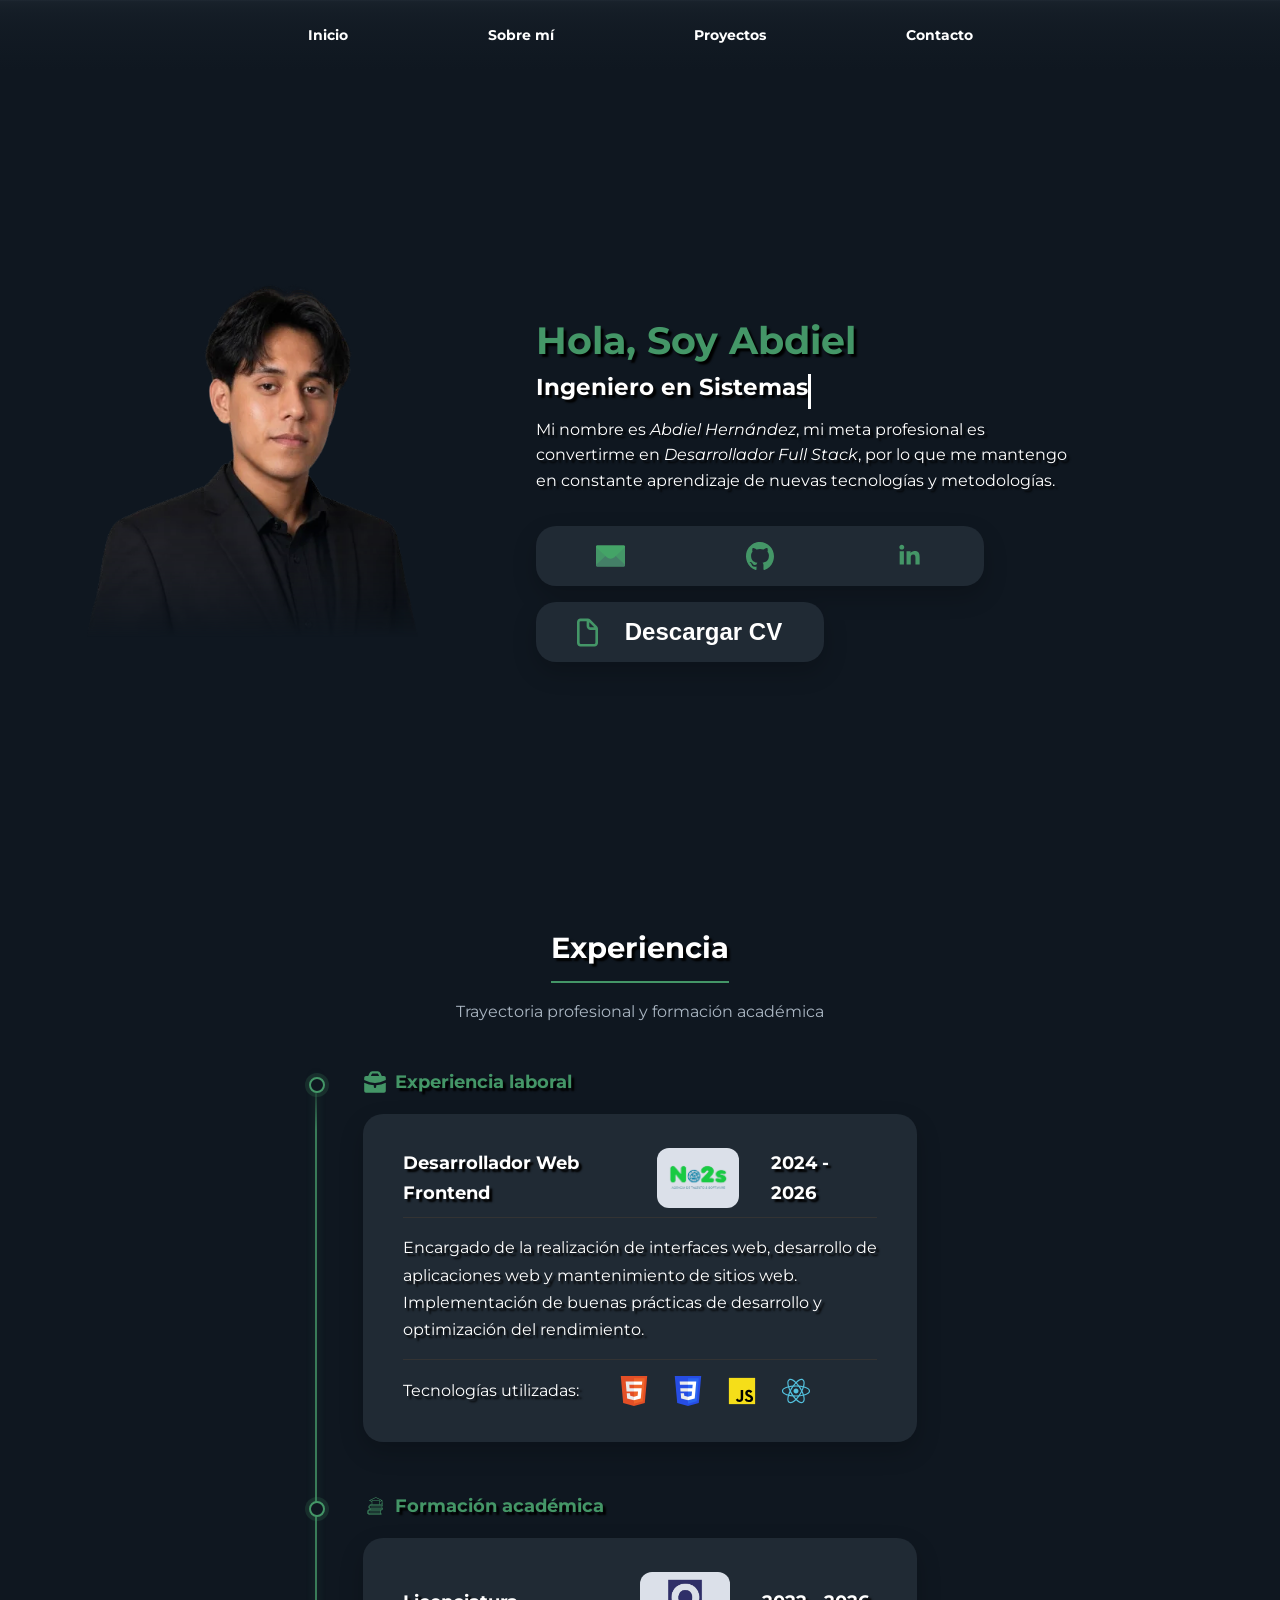
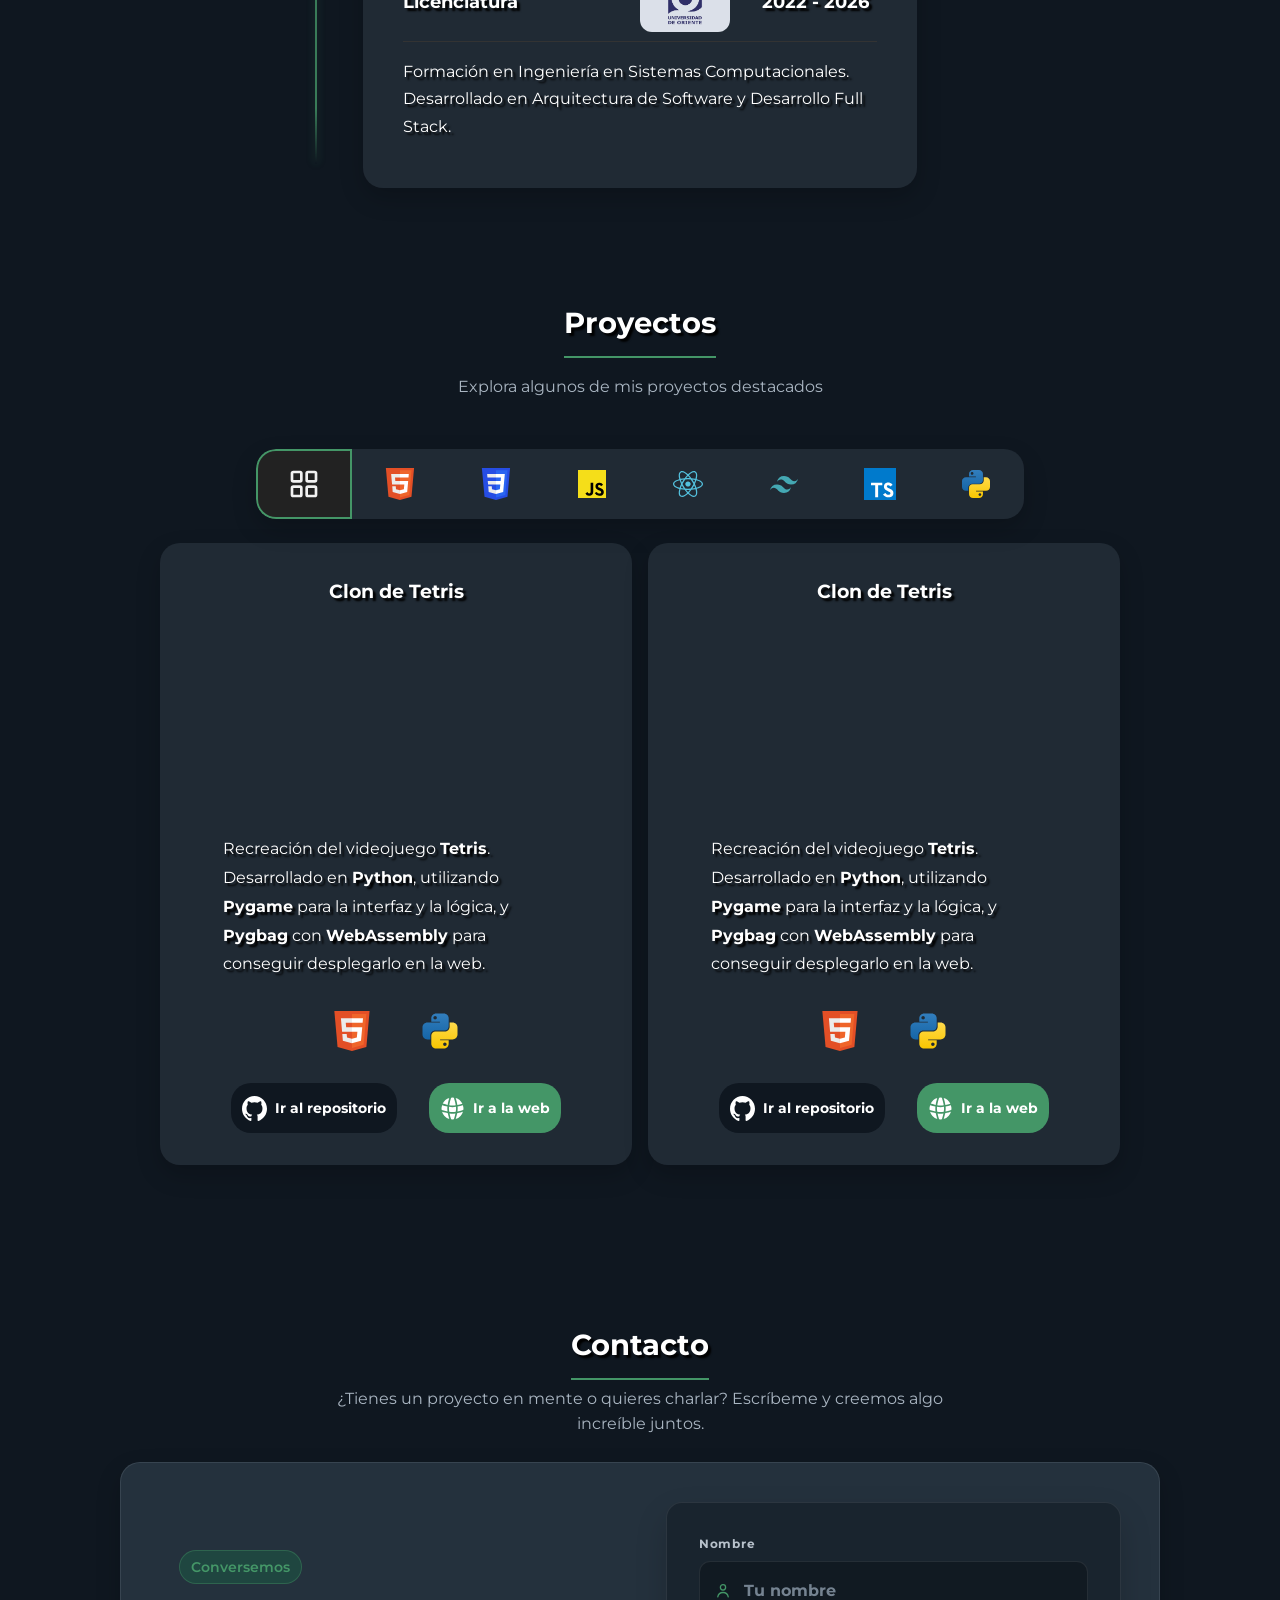
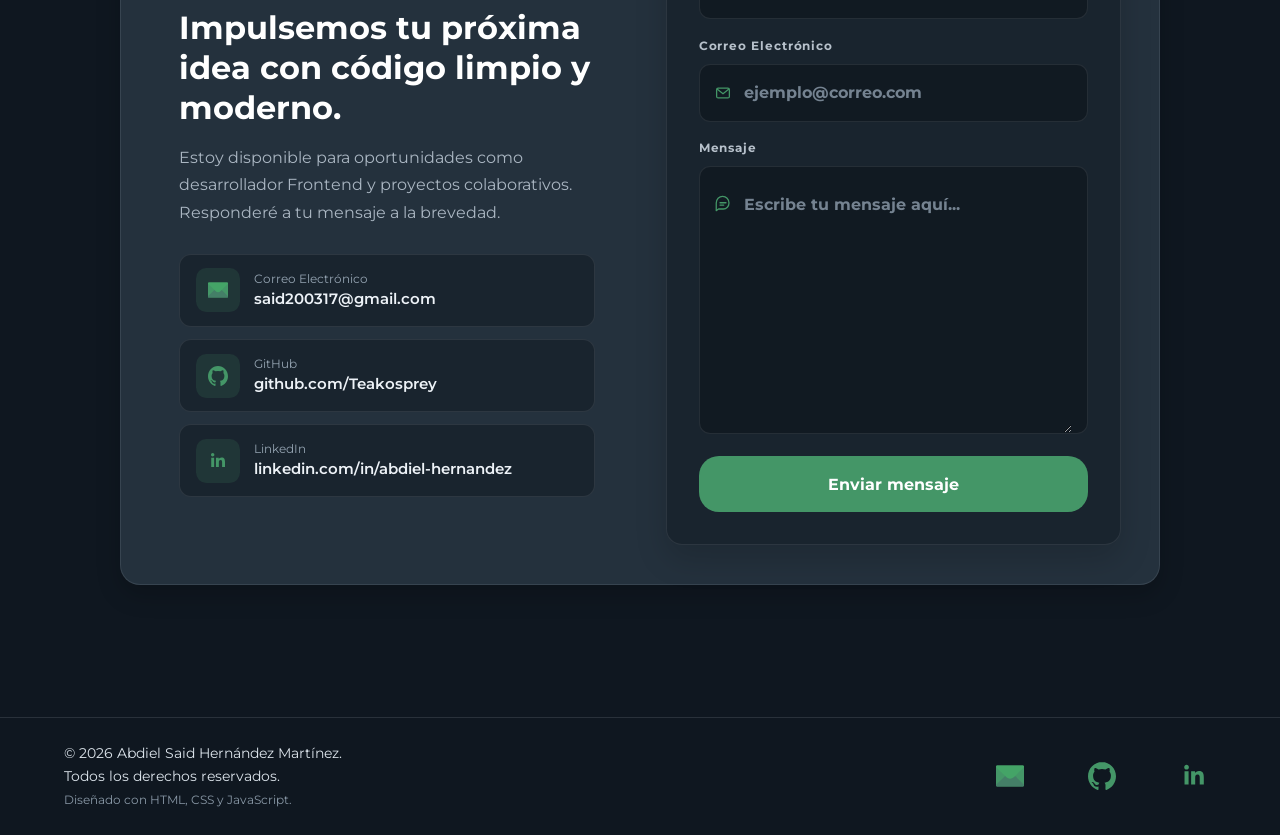
<file: index.html>
<!DOCTYPE html>
<html lang="es">
<head>
  <meta charset="UTF-8">
  <meta name="viewport" content="width=device-width, initial-scale=1.0">
  <title>Abdiel Hernández | Portfolio</title>
  <link rel="icon" href="assets/icons/icon.ico" type="image/x-icon">
  <link rel="stylesheet" href="assets/css/style.css">
  <link rel="preconnect" href="https://fonts.googleapis.com">
  <link rel="preconnect" href="https://fonts.gstatic.com" crossorigin>
  <link href="https://fonts.googleapis.com/css2?family=Montserrat:ital,wght@0,100..900;1,100..900&display=swap" rel="stylesheet">
</head>
<body id="start">
  <a class="skip-link" href="#main-content">Saltar al contenido principal</a>
  <header>
    <nav aria-label="Navegación principal">
      <button class="nav-menu-toggle" type="button" aria-expanded="false" aria-controls="nav-links">
        ☰ Menú
      </button>
      <div id="nav-links">
      <a href="#start">Inicio</a>
      <a href="#about">Sobre mí</a>
      <a href="#projects">Proyectos</a>
      <a href="#contact">Contacto</a>
      </div>
    </nav>
  </header>

  <main id="main-content" tabindex="-1">
  <section id="hero" aria-labelledby="hero-title">
    <img src="assets/images/profile.webp" alt="Abdiel Hernández" draggable="false" id="profile-img">
    <div id="hero-about">
      <h1 id="hero-title">Hola, Soy Abdiel</h1>
      <h2 aria-live="off">Ingeniero en Sistemas Computacionales</h2>
      <p id="hero-aboutme">
        Mi nombre es <i>Abdiel Hernández</i>, mi meta profesional es convertirme en <i>Desarrollador Full Stack</i>, por lo que me mantengo en 
        constante aprendizaje de nuevas tecnologías y metodologías.
      </p>
      <div id="hero-icons-container">
        <button class="hero-icon-link email-link" type="button" aria-label="Abrir opciones de correo electrónico" aria-haspopup="dialog" aria-controls="email-modal" data-email="said200317@gmail.com">
          <img src="assets/icons/email.svg" alt="" aria-hidden="true" width="35" height="35">
        </button>
        <a class="hero-icon-link" href="https://github.com/Teakosprey" target="_blank" rel="noopener noreferrer" aria-label="GitHub, abre en una pestaña nueva">
          <img src="assets/icons/github_hero.svg" alt="" aria-hidden="true" width="35" height="35">
        </a>
        <a class="hero-icon-link" href="https://www.linkedin.com/in/abdiel-hernandez" target="_blank" rel="noopener noreferrer" aria-label="LinkedIn, abre en una pestaña nueva">
          <img src="assets/icons/linkedin.svg" alt="" aria-hidden="true" width="35" height="35">
        </a>
      </div>
      <button class="hero-btn cv-trigger" type="button" aria-haspopup="dialog" aria-controls="cv-modal">
        <img src="assets/icons/cv.svg" alt="" aria-hidden="true" width="35" height="35">
        <span>Descargar CV</span>
      </button>
    </div>
  </section>

  <section id="about" aria-labelledby="about-title">
    <h2 class="section-title" id="about-title">Experiencia</h2>
    <p class="section-intro">Trayectoria profesional y formación académica</p>
    <div class="about-content">
      <h3 class="about-item-title"><img src="assets/icons/job.svg" alt="" aria-hidden="true" loading="lazy" width="30" height="30"> Experiencia laboral</h3>
      <div class="about-item">
        <div class="about-header">
          <h4 class="about-title">Desarrollador Web Frontend</h4>
          <div class="about-subtitle">
            <div class="about-company"><img src="assets/images/no2s.png" alt="Logotipo de No2S" loading="lazy" width="60" height="60"></div>
            <span class ="about-timelapse">2024 - 2026</span>
          </div>
        </div>
        <p class="about-description">Encargado de la realización de interfaces web, desarrollo de aplicaciones web y mantenimiento de sitios web. Implementación de buenas prácticas de desarrollo y optimización del rendimiento.
        </p>
        <div class="about-icons">
          <p class="about-icons-title">Tecnologías utilizadas:</p>
          <img class="about-icon" src="assets/icons/html.svg" alt="HTML" loading="lazy" width="30" height="30">
          <img class="about-icon" src="assets/icons/css.svg" alt="CSS" loading="lazy" width="30" height="30">
          <img class="about-icon" src="assets/icons/js.svg" alt="JavaScript" loading="lazy" width="30" height="30">
          <img class="about-icon" src="assets/icons/react.svg" alt="React" loading="lazy" width="30" height="30">
        </div>
      </div>
      <h3 class="about-item-title"><img src="assets/icons/education.svg" alt="" aria-hidden="true" loading="lazy" width="30" height="30"> Formación académica</h3>
      <div class="about-item">
        <div class="about-header">
          <h4 class="about-title">Licenciatura</h4>
          <div class="about-subtitle">
            <div class="about-company"><img src="assets/images/uo.webp" alt="Logotipo de la Universidad de Oriente" loading="lazy" width="60" height="60"></div>
            <span class ="about-timelapse">2022 - 2026</span>
          </div>
        </div>
        <p class="about-description">Formación en Ingeniería en Sistemas Computacionales. Desarrollado en Arquitectura de Software y Desarrollo Full Stack.</p>
      </div>
    </div>
  </section>

  <section id="projects" aria-labelledby="projects-title">
    <h2 class="section-title" id="projects-title">Proyectos</h2>
    <p class="section-intro">Explora algunos de mis proyectos destacados</p>
    <div id="projects-icons-container" role="group" aria-label="Filtrar proyectos por tecnología">
      <button class="projects-icon-link projects-icon-all active" type="button" data-tech="all" aria-label="Mostrar todos los proyectos" aria-pressed="true">
        <img src="assets/icons/all.svg" alt="" aria-hidden="true" loading="lazy" width="35" height="35">
      </button>
      <button class="projects-icon-link" type="button" data-tech="html" aria-label="Filtrar proyectos por HTML" aria-pressed="false">
        <img src="assets/icons/html.svg" alt="" aria-hidden="true" loading="lazy" width="35" height="35">
      </button>
      <button class="projects-icon-link" type="button" data-tech="css" aria-label="Filtrar proyectos por CSS" aria-pressed="false">
        <img src="assets/icons/css.svg" alt="" aria-hidden="true" loading="lazy" width="35" height="35">
      </button>
      <button class="projects-icon-link" type="button" data-tech="js" aria-label="Filtrar proyectos por JavaScript" aria-pressed="false">
        <img src="assets/icons/js.svg" alt="" aria-hidden="true" loading="lazy" width="35" height="35">
      </button>
      <button class="projects-icon-link" type="button" data-tech="react" aria-label="Filtrar proyectos por React" aria-pressed="false">
        <img src="assets/icons/react.svg" alt="" aria-hidden="true" loading="lazy" width="35" height="35">
      </button>
      <button class="projects-icon-link" type="button" data-tech="tailwind" aria-label="Filtrar proyectos por Tailwind" aria-pressed="false">
        <img src="assets/icons/tailwind.svg" alt="" aria-hidden="true" loading="lazy" width="35" height="35">
      </button>
      <button class="projects-icon-link" type="button" data-tech="typescript" aria-label="Filtrar proyectos por TypeScript" aria-pressed="false">
        <img src="assets/icons/typescript.svg" alt="" aria-hidden="true" loading="lazy" width="35" height="35">
      </button>
      <button class="projects-icon-link" type="button" data-tech="python" aria-label="Filtrar proyectos por Python" aria-pressed="false">
        <img src="assets/icons/python.svg" alt="" aria-hidden="true" loading="lazy" width="35" height="35">
      </button>
    </div>
    <div id="project-list" aria-live="polite"></div>
  </section>

  <section id="contact" aria-labelledby="contact-title">
    <h2 class="section-title" id="contact-title">Contacto</h2>
    <p class="section-intro">¿Tienes un proyecto en mente o quieres charlar? Escríbeme y creemos algo increíble juntos.</p>
    <div class="contact-panel">
      <div class="contact-info">
        <span class="contact-badge">Conversemos</span>
        <h3>Impulsemos tu próxima idea con código limpio y moderno.</h3>
        <p class="contact-copy">Estoy disponible para oportunidades como desarrollador Frontend y proyectos colaborativos. Responderé a tu mensaje a la brevedad.</p>
        <div class="contact-methods">
          <a class="contact-method" href="mailto:said200317@gmail.com">
            <span class="contact-method-icon"><img src="assets/icons/email.svg" alt="" aria-hidden="true" loading="lazy"></span>
            <span class="contact-method-text"><span>Correo Electrónico</span><strong>said200317@gmail.com</strong></span>
          </a>
          <a class="contact-method" href="https://github.com/Teakosprey" target="_blank" rel="noopener noreferrer">
            <span class="contact-method-icon"><img src="assets/icons/github_hero.svg" alt="" aria-hidden="true" loading="lazy"></span>
            <span class="contact-method-text"><span>GitHub</span><strong>github.com/Teakosprey</strong></span>
          </a>
          <a class="contact-method" href="https://www.linkedin.com/in/abdiel-hernandez" target="_blank" rel="noopener noreferrer">
            <span class="contact-method-icon"><img src="assets/icons/linkedin.svg" alt="" aria-hidden="true" loading="lazy"></span>
            <span class="contact-method-text"><span>LinkedIn</span><strong>linkedin.com/in/abdiel-hernandez</strong></span>
          </a>
        </div>
      </div>
      <form id="contact-form">
        <label class="contact-field" for="name">
          <span>Nombre</span>
          <span class="contact-input-wrap">
            <img src="assets/icons/name.svg" alt="" aria-hidden="true">
            <input class="form-control" type="text" id="name" name="name" placeholder="Tu nombre" required aria-required="true">
          </span>
        </label>
        <label class="contact-field" for="email">
          <span>Correo Electrónico</span>
          <span class="contact-input-wrap">
            <img src="assets/icons/email_form.svg" alt="" aria-hidden="true">
            <input class="form-control" type="email" id="email" name="email" placeholder="ejemplo@correo.com" required aria-required="true">
          </span>
        </label>
        <label class="contact-field" for="message">
          <span>Mensaje</span>
          <span class="contact-input-wrap contact-message-wrap">
            <img src="assets/icons/message.svg" alt="" aria-hidden="true">
            <textarea class="form-control" id="message" name="message" placeholder="Escribe tu mensaje aquí..." required aria-required="true"></textarea>
          </span>
        </label>
        <button id="send" type="submit">
          <span>Enviar mensaje</span>
        </button>
        <p id="contact-form-status" class="visually-hidden" aria-live="polite"></p>
      </form>
    </div>
  </section>
  </main>

  <div id="email-modal" class="email-modal" role="dialog" aria-modal="true" aria-hidden="true" aria-labelledby="email-modal-title" aria-describedby="email-modal-description" inert>
    <div class="email-modal__backdrop" data-close-modal></div>
    <div class="email-modal__content">
      <button class="email-modal__close" type="button" aria-label="Cerrar" data-close-modal>×</button>
      <span class="email-modal__pill">Respuesta rápida</span>
      <h3 id="email-modal-title">Contáctame por correo</h3>
      <p id="email-modal-description">Si prefieres escribir directamente, puedes copiar mi correo.</p>
      <div class="email-modal__card">
        <img class="email-modal__image" src="assets/images/email.webp" alt="Ilustración de correo" loading="lazy" draggable="false">
      </div>
      <div class="email-modal__actions">
        <button class="email-modal__copy" type="button">Copiar correo</button>
      </div>
      <p class="email-modal__status" aria-live="polite"></p>
    </div>
  </div>

  <div id="cv-modal" class="email-modal" role="dialog" aria-modal="true" aria-hidden="true" aria-labelledby="cv-modal-title" aria-describedby="cv-modal-description" inert>
    <div class="email-modal__backdrop" data-close-modal></div>
    <div class="email-modal__content cv-modal__content">
      <button class="email-modal__close" type="button" aria-label="Cerrar" data-close-modal>×</button>
      <span class="email-modal__pill">Selecciona tu idioma</span>
      <h3 id="cv-modal-title">Descargar CV</h3>
      <p id="cv-modal-description">Elige la versión que prefieras.</p>
      <div class="cv-modal__actions">
        <a class="cv-modal__option" href="assets/docs/Abdiel_Hernández_ES_CV.pdf" download>
          <span class="cv-modal__flag" aria-hidden="true">🇲🇽</span>
          <span>Español</span>
        </a>
        <a class="cv-modal__option" href="assets/docs/Abdiel_Hernández_EN_CV.pdf" download>
          <span class="cv-modal__flag" aria-hidden="true">🇺🇸</span>
          <span>English</span>
        </a>
      </div>
    </div>
  </div>

  <footer>
    <div class="footer-copy">
      <p>© 2026 Abdiel Said Hernández Martínez. <br>Todos los derechos reservados.</p>
      <span>Diseñado con HTML, CSS y JavaScript.</span>
    </div>
    <nav class="footer-social" aria-label="Redes de contacto">
      <a class="footer-link" href="mailto:said200317@gmail.com" aria-label="Correo electrónico"><img src="assets/icons/email.svg" alt="" aria-hidden="true" loading="lazy"></a>
      <a class="footer-link" href="https://github.com/Teakosprey" target="_blank" rel="noopener noreferrer" aria-label="GitHub"><img src="assets/icons/github_hero.svg" alt="" aria-hidden="true" loading="lazy"></a>
      <a class="footer-link" href="https://www.linkedin.com/in/abdiel-hernandez" target="_blank" rel="noopener noreferrer" aria-label="LinkedIn"><img src="assets/icons/linkedin.svg" alt="" aria-hidden="true" loading="lazy"></a>
    </nav>
  </footer>
  <script src="assets/js/projects.js"></script>
  <script src="assets/js/navigation.js"></script>
  <script src="assets/js/form.js"></script>
  <script src="assets/js/modals.js"></script>
  <script src="assets/js/indicators.js"></script>
  <script src="assets/js/typing.js"></script>
  <script>
    document.addEventListener('DOMContentLoaded', () => {
      if (typeof window.loadProjects === 'function') {
        window.loadProjects();
      }
    });
  </script>
</body>
</html>
</file>
<file: assets/css/style.css>
@import url(base.css);
@import url(nav.css);
@import url(hero.css);
@import url(projects.css);
@import url(contact.css);
@import url(footer.css);
@import url(about.css);
@import url(responsive.css);
</file>
